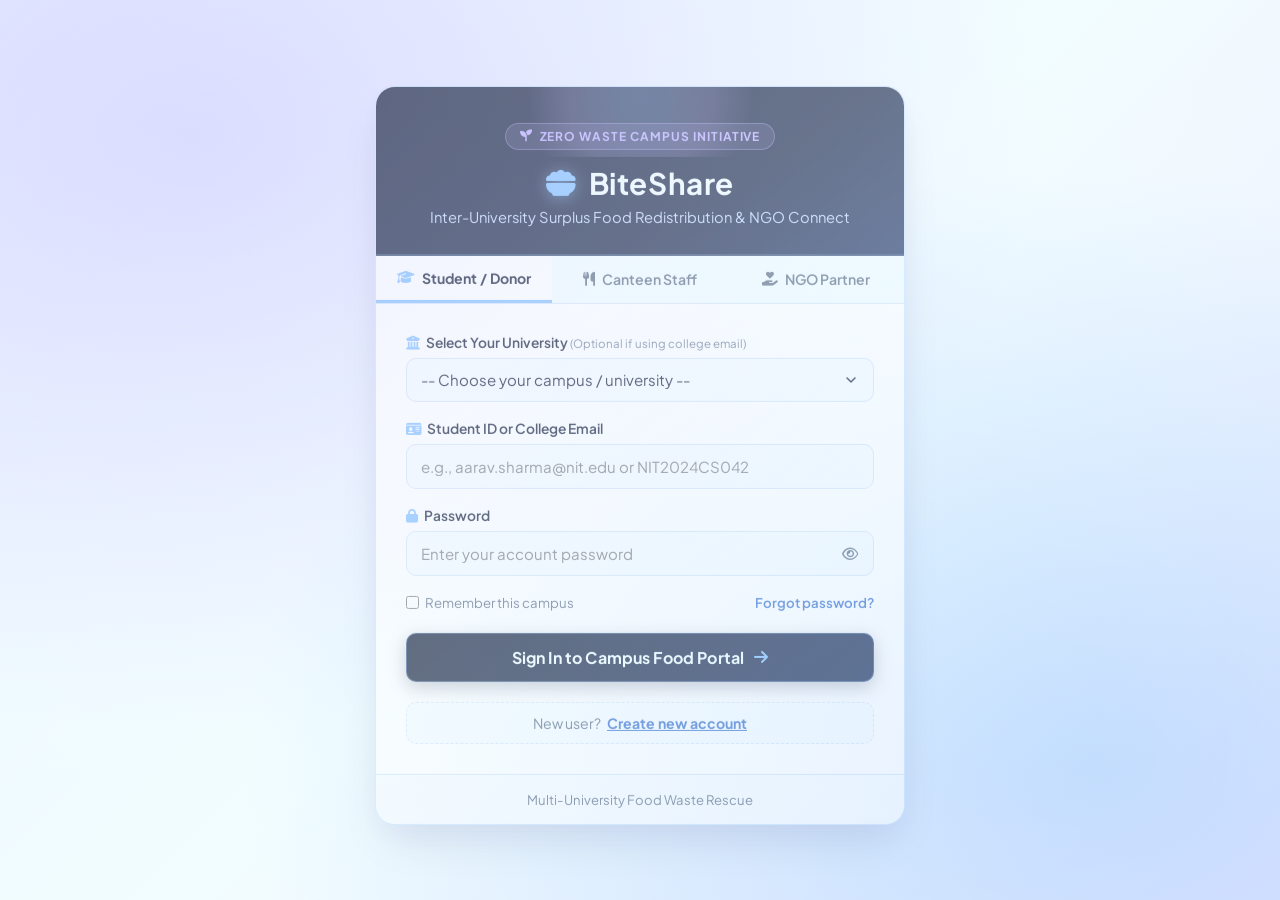
<file: frontend/index.html>
<!DOCTYPE html>
<html lang="en">
<head>
    <meta charset="UTF-8">
    <meta http-equiv="refresh" content="0; url=login.html">
    <title>Redirecting to BiteShare Login...</title>
</head>
<body>
    <p>Redirecting to <a href="login.html">BiteShare Login</a>...</p>
</body>
</html>
</file>
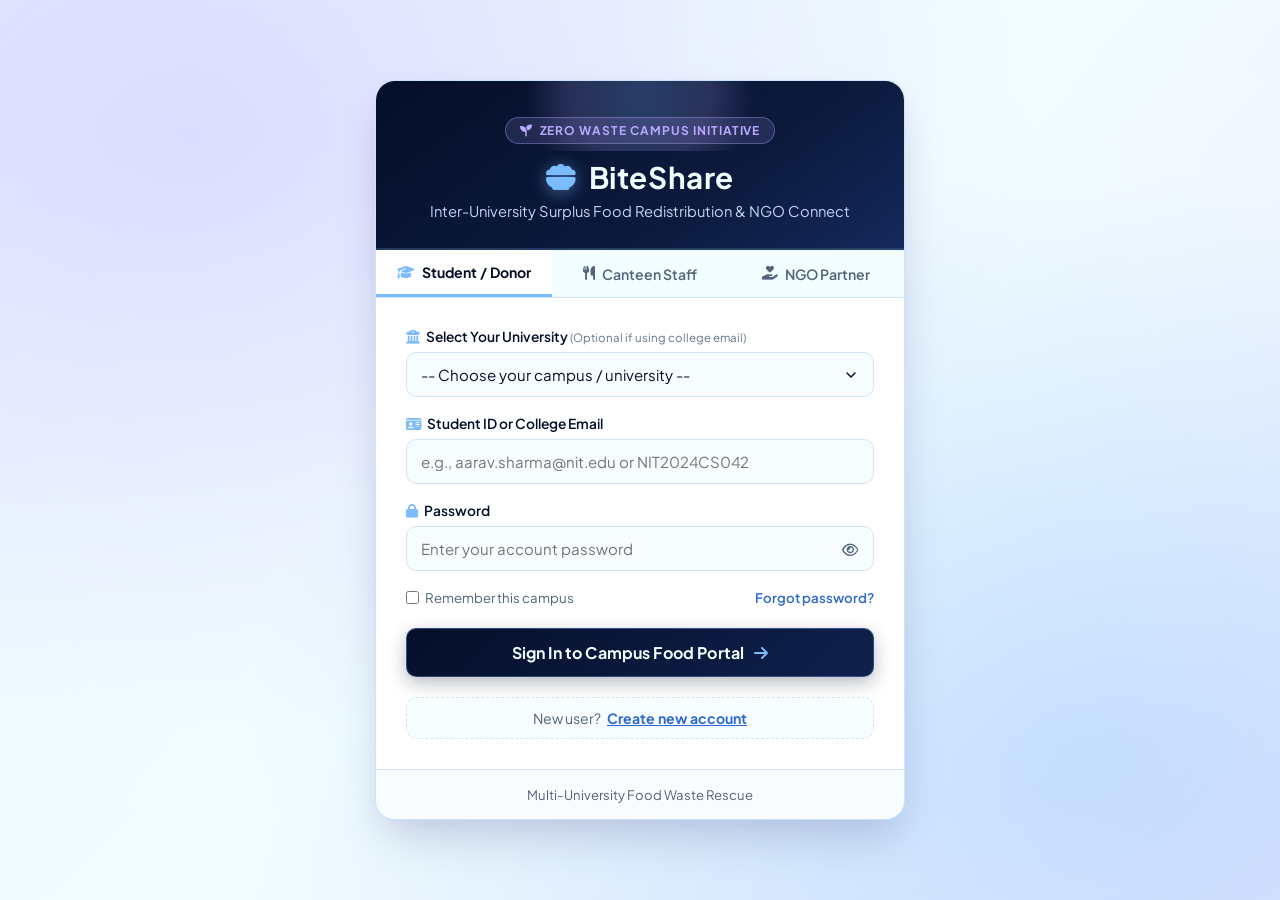
<file: frontend/canteen-dashboard.html>
<!DOCTYPE html>
<html lang="en">
<head>
    <meta charset="UTF-8">
    <meta name="viewport" content="width=device-width, initial-scale=1.0">
    <title>Campus Canteen & Mess Food Donor Portal | BiteShare</title>
    <link rel="stylesheet" href="css/dashboard.css">
    <link rel="stylesheet" href="https://cdnjs.cloudflare.com/ajax/libs/font-awesome/6.4.0/css/all.min.css">
</head>
<body>

    <!-- Navigation Header -->
    <header class="navbar">
        <div class="nav-container">
            <a href="canteen-dashboard.html" class="nav-brand">
                <i class="fa-solid fa-utensils"></i>
                <span>BiteShare <small style="font-size:0.75rem; color:#7BBBFF; font-weight:normal;">| Canteen &amp; Mess Staff</small></span>
            </a>

            <div class="nav-user-panel">
                <div class="user-badge">
                    <div class="user-avatar" id="avatarInitial">C</div>
                    <div class="user-details">
                        <span class="user-name" id="userNameDisplay">Canteen Incharge</span>
                        <span class="user-univ" id="userUnivDisplay">Campus Name</span>
                    </div>
                </div>

                <button class="btn-logout" onclick="logout()" title="Sign out">
                    <i class="fa-solid fa-arrow-right-from-bracket"></i> Logout
                </button>
            </div>
        </div>
    </header>

    <!-- Main Container -->
    <main class="dashboard-container">
        <!-- Impact Metric Cards -->
        <section class="stats-grid">
            <div class="stat-card">
                <div class="stat-icon green">
                    <i class="fa-solid fa-weight-hanging"></i>
                </div>
                <div class="stat-info">
                    <h3 id="statTotalServings">0 kg</h3>
                    <p>Total Surplus Food Listed</p>
                </div>
            </div>

            <div class="stat-card">
                <div class="stat-icon orange">
                    <i class="fa-solid fa-clock-rotate-left"></i>
                </div>
                <div class="stat-info">
                    <h3 id="statActiveListings">0</h3>
                    <p>Active Batches Waiting</p>
                </div>
            </div>

            <div class="stat-card">
                <div class="stat-icon blue">
                    <i class="fa-solid fa-hand-holding-heart"></i>
                </div>
                <div class="stat-info">
                    <h3 id="statRescuedServings">0 kg</h3>
                    <p>Food Rescued by NGOs</p>
                </div>
            </div>
        </section>

        <!-- Two Column Layout: Entry Form + Live Listings -->
        <div class="dashboard-layout">
            <!-- Column 1: Canteen Food Entry Form -->
            <section class="form-card">
                <div class="card-header">
                    <h2 class="card-title">
                        <i class="fa-solid fa-plus-circle" style="color: var(--primary);"></i>
                        List Canteen Surplus Food
                    </h2>
                    <p class="card-subtitle">
                        Bulk mess &amp; cafeteria preparation surplus logged directly in kilograms.
                    </p>
                </div>

                <div id="formAlert" style="display:none; padding:10px 14px; border-radius:6px; margin-bottom:14px; font-size:0.85rem;"></div>

                <form id="foodEntryForm" onsubmit="submitCanteenFood(event)">
                    <!-- Food Title -->
                    <div class="form-group">
                        <label for="foodTitle">
                            <i class="fa-solid fa-bowl-rice"></i> Dish Name / Item Details
                        </label>
                        <input 
                            type="text" 
                            id="foodTitle" 
                            class="form-control" 
                            placeholder="e.g., Dinner Surplus Rice, Dal &amp; Mixed Veg Sabzi" 
                            required
                        >
                    </div>

                    <!-- Category & Quantity in Kg -->
                    <div class="form-row">
                        <div class="form-group">
                            <label for="foodCategory">
                                <i class="fa-solid fa-tags"></i> Category
                            </label>
                            <select id="foodCategory" class="form-control" required>
                                <option value="cooked_meal" selected>Cooked Meal</option>
                                <option value="packed_food">Packed / Sealed Food</option>
                                <option value="bakery_snacks">Bakery / Snacks</option>
                                <option value="fruits_vegetables">Fruits / Veggies</option>
                                <option value="beverages">Beverages / Milk</option>
                            </select>
                        </div>

                        <!-- Quantity in Kilograms (Kg) -->
                        <div class="form-group">
                            <label for="quantityServings">
                                <i class="fa-solid fa-weight-hanging"></i> Quantity (in Kilograms / Kg)
                            </label>
                            <input 
                                type="number" 
                                id="quantityServings" 
                                class="form-control" 
                                min="1" 
                                max="5000" 
                                value="15" 
                                placeholder="e.g., 15 kg"
                                required
                            >
                        </div>
                    </div>

                    <!-- Prepared Time & Expiry Time -->
                    <div class="form-row">
                        <div class="form-group">
                            <label for="preparedTime">
                                <i class="fa-regular fa-clock"></i> Prepared At
                            </label>
                            <input 
                                type="datetime-local" 
                                id="preparedTime" 
                                class="form-control" 
                                oninput="onPreparedTimeChange()" 
                                onchange="onPreparedTimeChange()" 
                                required
                            >
                        </div>

                        <div class="form-group">
                            <label for="expiryTime">
                                <i class="fa-solid fa-hourglass-end"></i> Consume Before (Expiry) <small style="font-weight:normal; color:var(--text-muted); font-size:0.75rem;">(Default: +6 hrs)</small>
                            </label>
                            <input 
                                type="datetime-local" 
                                id="expiryTime" 
                                class="form-control" 
                                required
                            >
                            <div class="preset-buttons">
                                <button type="button" class="btn-preset" onclick="setExpiryHours(2)">+2 Hours</button>
                                <button type="button" class="btn-preset" onclick="setExpiryHours(4)">+4 Hours</button>
                                <button type="button" class="btn-preset" onclick="setExpiryHours(6)">+6 Hours (Default)</button>
                            </div>
                        </div>
                    </div>

                    <!-- Hygiene Notes / Description -->
                    <div class="form-group">
                        <label for="description">
                            <i class="fa-solid fa-circle-info"></i> Container &amp; Storage Details
                        </label>
                        <textarea 
                            id="description" 
                            class="form-control" 
                            rows="2" 
                            placeholder="e.g., Packed in insulated food-grade containers, dispatch counter 2"
                        ></textarea>
                    </div>

                    <!-- Submit Button -->
                    <button type="submit" id="btnSubmitListing" class="btn-submit">
                        <i class="fa-solid fa-paper-plane"></i>
                        <span>List Canteen Food &amp; Notify Local NGOs</span>
                    </button>
                </form>
            </section>

            <!-- Column 2: Live Listings Feed -->
            <section class="feed-card">
                <div class="feed-header">
                    <div>
                        <h2 class="card-title">
                            <i class="fa-solid fa-list-check" style="color: var(--primary);"></i>
                            Canteen Food Batches &amp; Status
                        </h2>
                        <p class="card-subtitle">Real-time status updates as nearby NGOs claim and rescue your food</p>
                    </div>

                    <div style="display: flex; gap: 8px; align-items: center;">
                        <button class="history-btn" onclick="openPastListingsModal()" title="View full history archive of all completed past batches">
                            <i class="fa-solid fa-clock-rotate-left"></i> Past Listings History
                        </button>
                        <button class="refresh-btn" onclick="loadMyListings()">
                            <i class="fa-solid fa-arrows-rotate"></i> Refresh
                        </button>
                    </div>
                </div>

                <!-- Filter Tabs for Live Listings vs Past Listings -->
                <div class="filter-tabs-bar">
                    <button type="button" class="filter-tab-btn active" id="tabAll" onclick="setListingFilter('all')">
                        <i class="fa-solid fa-layer-group"></i> All Batches <span class="tab-badge" id="badgeAll">0</span>
                    </button>
                    <button type="button" class="filter-tab-btn" id="tabActive" onclick="setListingFilter('available')">
                        <i class="fa-solid fa-clock"></i> Active &amp; Waiting <span class="tab-badge" id="badgeActive">0</span>
                    </button>
                    <button type="button" class="filter-tab-btn" id="tabClaimed" onclick="setListingFilter('claimed')">
                        <i class="fa-solid fa-truck"></i> Claimed for Pickup <span class="tab-badge" id="badgeClaimed">0</span>
                    </button>
                    <button type="button" class="filter-tab-btn" id="tabPast" onclick="setListingFilter('past')">
                        <i class="fa-solid fa-circle-check" style="color:#16a34a;"></i> Past Listings &amp; Rescues <span class="tab-badge" id="badgePast">0</span>
                    </button>
                </div>

                <!-- Listings Container -->
                <div id="listingsContainer" class="listings-grid">
                    <div class="empty-state">
                        <i class="fa-solid fa-spinner fa-spin"></i>
                        <p>Loading your food listings...</p>
                    </div>
                </div>
            </section>
        </div>
    </main>

    <!-- Modal: Past Listings History Archive -->
    <div id="pastListingsModal" class="dialog-overlay" role="dialog" aria-modal="true" aria-labelledby="pastListingsTitle">
        <div class="dialog-box" style="max-width: 680px;" onclick="event.stopPropagation()">
            <div class="dialog-header" style="background: linear-gradient(145deg, #050F2A 0%, #0E1F4B 100%); color:#F2FDFF; border-radius: 12px 12px 0 0; padding: 18px 24px; border-bottom: 2px solid rgba(123, 187, 255, 0.25);">
                <div style="width: 40px; height: 40px; border-radius: 50%; background: rgba(184, 169, 255, 0.16); display: flex; align-items: center; justify-content: center; font-size: 1.2rem; color: #7BBBFF;">
                    <i class="fa-solid fa-clock-rotate-left"></i>
                </div>
                <div style="flex:1;">
                    <h3 id="pastListingsTitle" style="color:#F2FDFF; margin:0; font-family:'Clash Display', 'Plus Jakarta Sans', sans-serif; font-size:1.2rem;">Past Canteen Listings &amp; Rescue Archive</h3>
                    <p style="color:#BED6FB; margin:3px 0 0; font-size:0.8rem;">Historical record of all food batches successfully rescued by NGO partners.</p>
                </div>
                <button type="button" onclick="closePastListingsModal()" style="background:none; border:none; color:#F2FDFF; font-size:1.3rem; cursor:pointer;">&times;</button>
            </div>

            <!-- Archive Metrics Bar -->
            <div style="display:flex; justify-content:space-around; background:#F8FCFF; border-bottom:1px solid #D3E4F8; padding:12px 20px; text-align:center;">
                <div>
                    <div style="font-size:1.2rem; font-weight:700; color:#050F2A;" id="archiveTotalPast">0</div>
                    <div style="font-size:0.75rem; color:#64748B; text-transform:uppercase;">Past Batches</div>
                </div>
                <div style="border-left:1px solid #D3E4F8;"></div>
                <div>
                    <div style="font-size:1.2rem; font-weight:700; color:#059669;" id="archiveTotalKg">0 kg</div>
                    <div style="font-size:0.75rem; color:#64748B; text-transform:uppercase;">Food Rescued</div>
                </div>
                <div style="border-left:1px solid #D3E4F8;"></div>
                <div>
                    <div style="font-size:1.2rem; font-weight:700; color:#D97706;" id="archiveTotalCO2">0 kg</div>
                    <div style="font-size:0.75rem; color:#64748B; text-transform:uppercase;">CO₂ Averted</div>
                </div>
            </div>

            <!-- Archive Search Filter -->
            <div style="padding:14px 20px 0;">
                <div style="position:relative;">
                    <i class="fa-solid fa-magnifying-glass" style="position:absolute; left:12px; top:12px; color:#64748B; font-size:0.85rem;"></i>
                    <input 
                        type="text" 
                        id="archiveSearchInput" 
                        class="form-control" 
                        style="padding-left:34px; font-size:0.85rem;" 
                        placeholder="Search past listings by dish name, NGO, or location..."
                        oninput="filterArchiveListings()"
                    >
                </div>
            </div>

            <div class="dialog-body" style="max-height: 380px; overflow-y: auto; padding: 14px 20px 20px;">
                <div id="archiveListingsContainer" style="display:flex; flex-direction:column; gap:12px;">
                    <!-- Populated dynamically via JS -->
                </div>
            </div>

            <div class="dialog-actions" style="padding: 12px 20px; background: #F8FCFF; border-top: 1px solid #D3E4F8;">
                <button type="button" class="dialog-btn dialog-btn-cancel" onclick="closePastListingsModal()">
                    Close Archive
                </button>
            </div>
        </div>
    </div>

    <!-- Custom Confirmation Modal Dialog Box for Cancelling Food Listings -->
    <div id="cancelConfirmModal" class="dialog-overlay" role="dialog" aria-modal="true" aria-labelledby="dialogTitle">
        <div class="dialog-box" onclick="event.stopPropagation()">
            <div class="dialog-header">
                <div class="dialog-icon-wrap">
                    <i class="fa-solid fa-triangle-exclamation"></i>
                </div>
                <div class="dialog-title-wrap">
                    <h3 id="dialogTitle">Cancel Canteen Batch?</h3>
                    <p id="dialogSub">Are you sure you want to cancel this canteen batch listing? It will be removed from the available pool and nearby NGOs will no longer see it for pickup.</p>
                </div>
            </div>

            <div class="dialog-body">
                <div class="dialog-item-preview" id="dialogItemPreview">
                    <div class="dialog-item-title" id="dialogItemTitle">Food Item</div>
                    <div class="dialog-item-sub">
                        <span id="dialogItemQuantity"><i class="fa-solid fa-weight-hanging"></i> 25 kg</span>
                        <span id="dialogItemLocation"><i class="fa-solid fa-location-dot"></i> Campus</span>
                    </div>
                </div>
                <div id="dialogErrorMsg" style="display:none; margin-top:12px; padding:10px 14px; background:#FEE2E2; color:#991B1B; border:1px solid #FECACA; border-radius:6px; font-size:0.85rem;"></div>
            </div>

            <div class="dialog-actions">
                <button type="button" class="dialog-btn dialog-btn-cancel" onclick="closeCancelDialog()">
                    Keep Listing
                </button>
                <button type="button" id="dialogConfirmBtn" class="dialog-btn dialog-btn-danger" onclick="executeCancelListing()">
                    <i class="fa-solid fa-trash-can"></i>
                    <span>Yes, Cancel Listing</span>
                </button>
            </div>
        </div>
    </div>

    <script src="js/canteen-dashboard.js"></script>
</body>
</html>
</file>
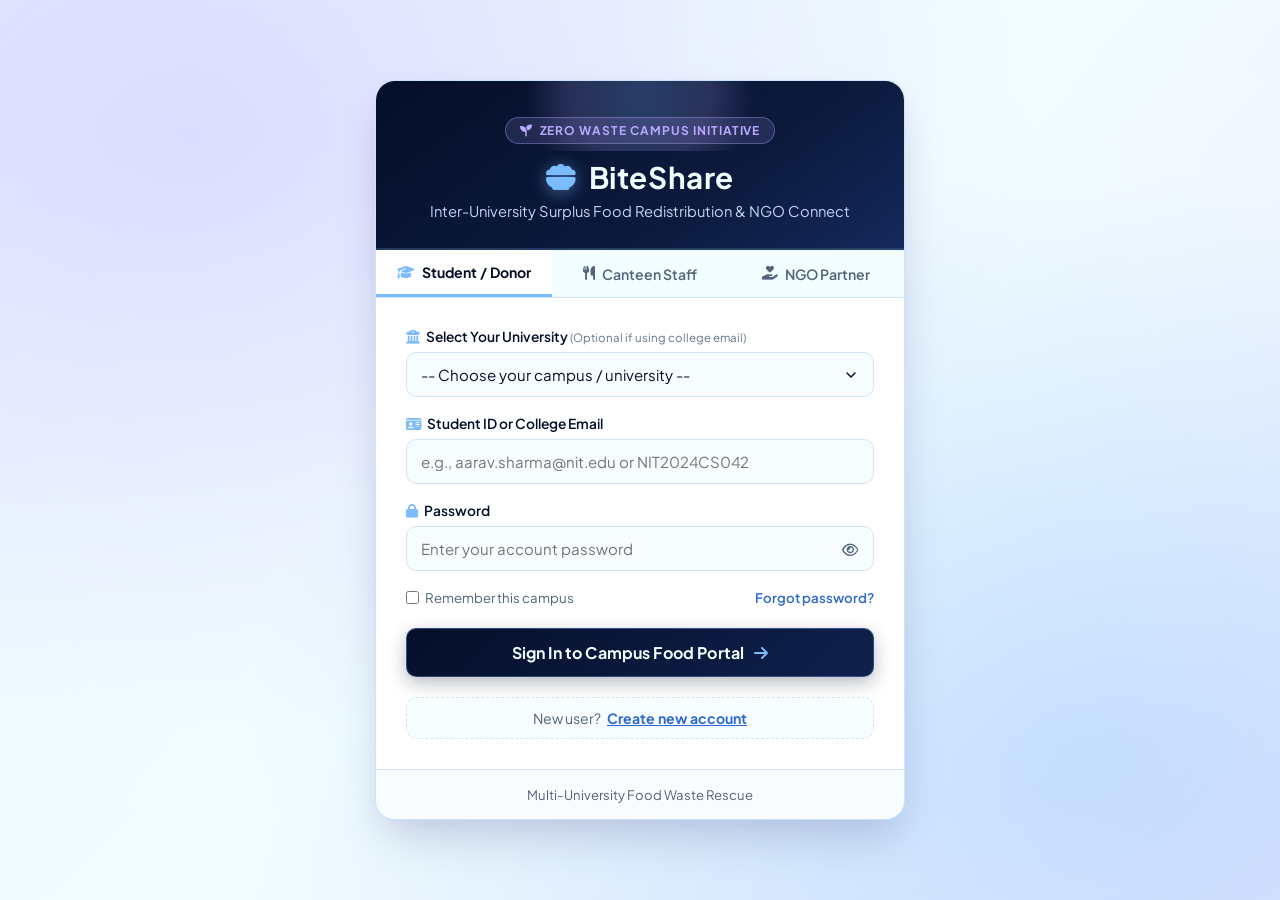
<file: frontend/login.html>
<!DOCTYPE html>
<html lang="en">
<head>
    <meta charset="UTF-8">
    <meta name="viewport" content="width=device-width, initial-scale=1.0">
    <title>BiteShare | Campus Food Redistribution & Login</title>
    <link rel="stylesheet" href="css/style.css">
    <link rel="stylesheet" href="https://cdnjs.cloudflare.com/ajax/libs/font-awesome/6.4.0/css/all.min.css">
</head>
<body>

    <div class="login-wrapper">
        <!-- Brand Header -->
        <header class="brand-header">
            <div class="brand-badge">
                <i class="fa-solid fa-seedling"></i> Zero Waste Campus Initiative
            </div>
            <h1>
                <i class="fa-solid fa-bowl-food"></i> BiteShare
            </h1>
            <p>Inter-University Surplus Food Redistribution & NGO Connect</p>
        </header>

        <!-- Role Selector Tabs -->
        <nav class="role-tabs" aria-label="Portal Role">
            <button type="button" class="role-tab active" id="tabStudent" onclick="switchRole('student')">
                <i class="fa-solid fa-graduation-cap"></i> Student / Donor
            </button>
            <button type="button" class="role-tab" id="tabStaff" onclick="switchRole('canteen_staff')">
                <i class="fa-solid fa-utensils"></i> Canteen Staff
            </button>
            <button type="button" class="role-tab" id="tabNgo" onclick="switchRole('ngo')">
                <i class="fa-solid fa-hand-holding-heart"></i> NGO Partner
            </button>
        </nav>

        <!-- Form Body -->
        <main class="login-body">
            <!-- Alert message banner -->
            <div id="alertBox" class="alert-box" role="alert"></div>

            <!-- ========================================================= -->
            <!-- 1. SIGN IN FORM                                           -->
            <!-- ========================================================= -->
            <form id="loginForm" onsubmit="handleLogin(event)">
                <!-- University Selection (Required for Students and Canteen Staff) -->
                <div class="form-group" id="universityGroup">
                    <label for="universitySelect">
                        <i class="fa-solid fa-building-columns"></i> Select Your University <small style="font-weight:normal; color:#64748b;">(Optional if using college email)</small>
                    </label>
                    <select id="universitySelect" class="form-control">
                        <option value="" selected>-- Auto-detect campus from email / ID --</option>
                        <!-- Dynamically populated from PostgreSQL / API -->
                    </select>
                </div>

                <!-- User ID or Email -->
                <div class="form-group">
                    <label for="identifierInput" id="identifierLabel">
                        <i class="fa-solid fa-id-card"></i> Student ID or College Email
                    </label>
                    <input 
                        type="text" 
                        id="identifierInput" 
                        class="form-control" 
                        placeholder="e.g., aarav.sharma@nit.edu or NIT2024CS042" 
                        required 
                        autocomplete="username"
                    >
                </div>

                <!-- Password -->
                <div class="form-group">
                    <label for="passwordInput">
                        <i class="fa-solid fa-lock"></i> Password
                    </label>
                    <div class="password-input-group">
                        <input 
                            type="password" 
                            id="passwordInput" 
                            class="form-control" 
                            placeholder="Enter your account password" 
                            required 
                            autocomplete="current-password"
                        >
                        <button 
                            type="button" 
                            class="password-toggle-btn" 
                            onclick="togglePasswordVisibility('passwordInput', 'eyeIconLogin')" 
                            aria-label="Toggle password visibility"
                        >
                            <i class="fa-regular fa-eye" id="eyeIconLogin"></i>
                        </button>
                    </div>
                </div>

                <!-- Form Helpers -->
                <div class="form-helper">
                    <label class="remember-me">
                        <input type="checkbox" id="rememberMe"> Remember this campus
                    </label>
                    <a href="#" class="forgot-link" onclick="alert('Please contact your campus administrator or NGO coordinator to reset your password.')">Forgot password?</a>
                </div>

                <!-- Submit Button -->
                <button type="submit" id="submitBtn" class="btn-primary">
                    <span id="btnText">Sign In to Campus Food Portal</span>
                    <i class="fa-solid fa-arrow-right"></i>
                </button>

                <p class="switch-mode-prompt">
                    New user? <a href="javascript:void(0)" onclick="setAuthMode('register')">Create new account</a>
                </p>
            </form>

            <!-- ========================================================= -->
            <!-- 2. NEW USER REGISTRATION FORM                             -->
            <!-- ========================================================= -->
            <form id="registerForm" onsubmit="handleRegister(event)" style="display: none;">
                <!-- University Selection (Shown for Students and Canteen Staff) -->
                <div class="form-group" id="regUniversityGroup">
                    <label for="regUniversitySelect">
                        <i class="fa-solid fa-building-columns"></i> Select Your Campus / University <span style="color:#e53e3e">*</span>
                    </label>
                    <select id="regUniversitySelect" class="form-control" required>
                        <option value="" disabled selected>-- Choose your university --</option>
                    </select>
                </div>

                <!-- Student & Canteen Fields -->
                <div id="regCampusFields">
                    <div class="form-row-2">
                        <div class="form-group">
                            <label for="regFullName">
                                <i class="fa-solid fa-user"></i> Full Name <span style="color:#e53e3e">*</span>
                            </label>
                            <input type="text" id="regFullName" class="form-control" placeholder="e.g. Aditi Sharma" required>
                        </div>
                        <div class="form-group">
                            <label for="regPhone">
                                <i class="fa-solid fa-phone"></i> Phone Number <span style="color:#e53e3e">*</span>
                            </label>
                            <input type="tel" id="regPhone" class="form-control" placeholder="+91 98765 43210" required>
                        </div>
                    </div>

                    <div class="form-row-2">
                        <div class="form-group">
                            <label for="regEmail">
                                <i class="fa-solid fa-envelope"></i> Official / College Email <span style="color:#e53e3e">*</span>
                            </label>
                            <input type="email" id="regEmail" class="form-control" placeholder="aditi.s@nit.edu" required>
                        </div>
                        <div class="form-group">
                            <label for="regCampusId" id="regCampusIdLabel">
                                <i class="fa-solid fa-id-card"></i> Student Roll No / ID
                            </label>
                            <input type="text" id="regCampusId" class="form-control" placeholder="NIT2025CS110">
                        </div>
                    </div>
                </div>

                <!-- NGO Specific Fields -->
                <div id="regNgoFields" style="display: none;">
                    <div class="form-row-2">
                        <div class="form-group">
                            <label for="regNgoName">
                                <i class="fa-solid fa-hand-holding-heart"></i> NGO / Trust Name <span style="color:#e53e3e">*</span>
                            </label>
                            <input type="text" id="regNgoName" class="form-control" placeholder="e.g. Akshaya Food Relief">
                        </div>
                        <div class="form-group">
                            <label for="regNgoRegNo">
                                <i class="fa-solid fa-certificate"></i> Darpan / Govt Reg. No. <span style="color:#e53e3e">*</span>
                            </label>
                            <input type="text" id="regNgoRegNo" class="form-control" placeholder="NGO-KA-2024-8890">
                        </div>
                    </div>

                    <div class="form-row-2">
                        <div class="form-group">
                            <label for="regNgoContact">
                                <i class="fa-solid fa-user-tie"></i> Contact Person / Lead <span style="color:#e53e3e">*</span>
                            </label>
                            <input type="text" id="regNgoContact" class="form-control" placeholder="e.g. Rajesh Kumar">
                        </div>
                        <div class="form-group">
                            <label for="regNgoPhone">
                                <i class="fa-solid fa-phone"></i> NGO Helpline Phone <span style="color:#e53e3e">*</span>
                            </label>
                            <input type="tel" id="regNgoPhone" class="form-control" placeholder="+91 98888 12345">
                        </div>
                    </div>

                    <div class="form-row-2">
                        <div class="form-group">
                            <label for="regNgoEmail">
                                <i class="fa-solid fa-envelope"></i> Official NGO Email <span style="color:#e53e3e">*</span>
                            </label>
                            <input type="email" id="regNgoEmail" class="form-control" placeholder="contact@akshayarelief.org">
                        </div>
                        <div class="form-group">
                            <label for="regNgoCity">
                                <i class="fa-solid fa-city"></i> Operating City (Active Zone)
                            </label>
                            <input type="text" id="regNgoCity" class="form-control" value="Ahmedabad" readonly style="background:#EAF3FF; color:#050F2A; font-weight:600;">
                        </div>
                    </div>

                    <div class="form-row-2">
                        <div class="form-group">
                            <label for="regNgoState">
                                <i class="fa-solid fa-map"></i> State <span style="color:#e53e3e">*</span>
                            </label>
                            <input type="text" id="regNgoState" class="form-control" placeholder="Karnataka" value="Karnataka">
                        </div>
                        <div class="form-group">
                            <label for="regNgoPincode">
                                <i class="fa-solid fa-location-dot"></i> Pincode <span style="color:#e53e3e">*</span>
                            </label>
                            <input type="text" id="regNgoPincode" class="form-control" placeholder="380054" value="380054">
                        </div>
                    </div>

                    <div class="form-group">
                        <label for="regNgoAddress">
                            <i class="fa-solid fa-location-crosshairs"></i> Center / Pickup Dispatch Address
                        </label>
                        <input type="text" id="regNgoAddress" class="form-control" placeholder="SG Highway Distribution Hub, Bodakdev">
                    </div>
                </div>

                <!-- Passwords (Common for All Roles in Registration) -->
                <div class="form-row-2">
                    <div class="form-group">
                        <label for="regPassword">
                            <i class="fa-solid fa-lock"></i> Set Password <span style="color:#e53e3e">*</span>
                        </label>
                        <div class="password-input-group">
                            <input type="password" id="regPassword" class="form-control" placeholder="Min. 6 chars" required minlength="4">
                            <button type="button" class="password-toggle-btn" onclick="togglePasswordVisibility('regPassword', 'eyeIconReg1')">
                                <i class="fa-regular fa-eye" id="eyeIconReg1"></i>
                            </button>
                        </div>
                    </div>
                    <div class="form-group">
                        <label for="regConfirmPassword">
                            <i class="fa-solid fa-shield-halved"></i> Confirm Password <span style="color:#e53e3e">*</span>
                        </label>
                        <div class="password-input-group">
                            <input type="password" id="regConfirmPassword" class="form-control" placeholder="Re-enter password" required minlength="4">
                            <button type="button" class="password-toggle-btn" onclick="togglePasswordVisibility('regConfirmPassword', 'eyeIconReg2')">
                                <i class="fa-regular fa-eye" id="eyeIconReg2"></i>
                            </button>
                        </div>
                    </div>
                </div>

                <!-- Submit Button for Registration -->
                <button type="submit" id="regSubmitBtn" class="btn-primary">
                    <span id="regBtnText">Create Student Account & Enter Portal</span>
                    <i class="fa-solid fa-user-check"></i>
                </button>

                <p class="switch-mode-prompt">
                    Already have an account? <a href="javascript:void(0)" onclick="setAuthMode('login')">Sign in here</a>
                </p>
            </form>
        </main>

        <!-- Footer -->
        <footer class="brand-footer">
            Multi-University Food Waste Rescue
        </footer>
    </div>

    <script src="js/login.js"></script>
</body>
</html>
</file>
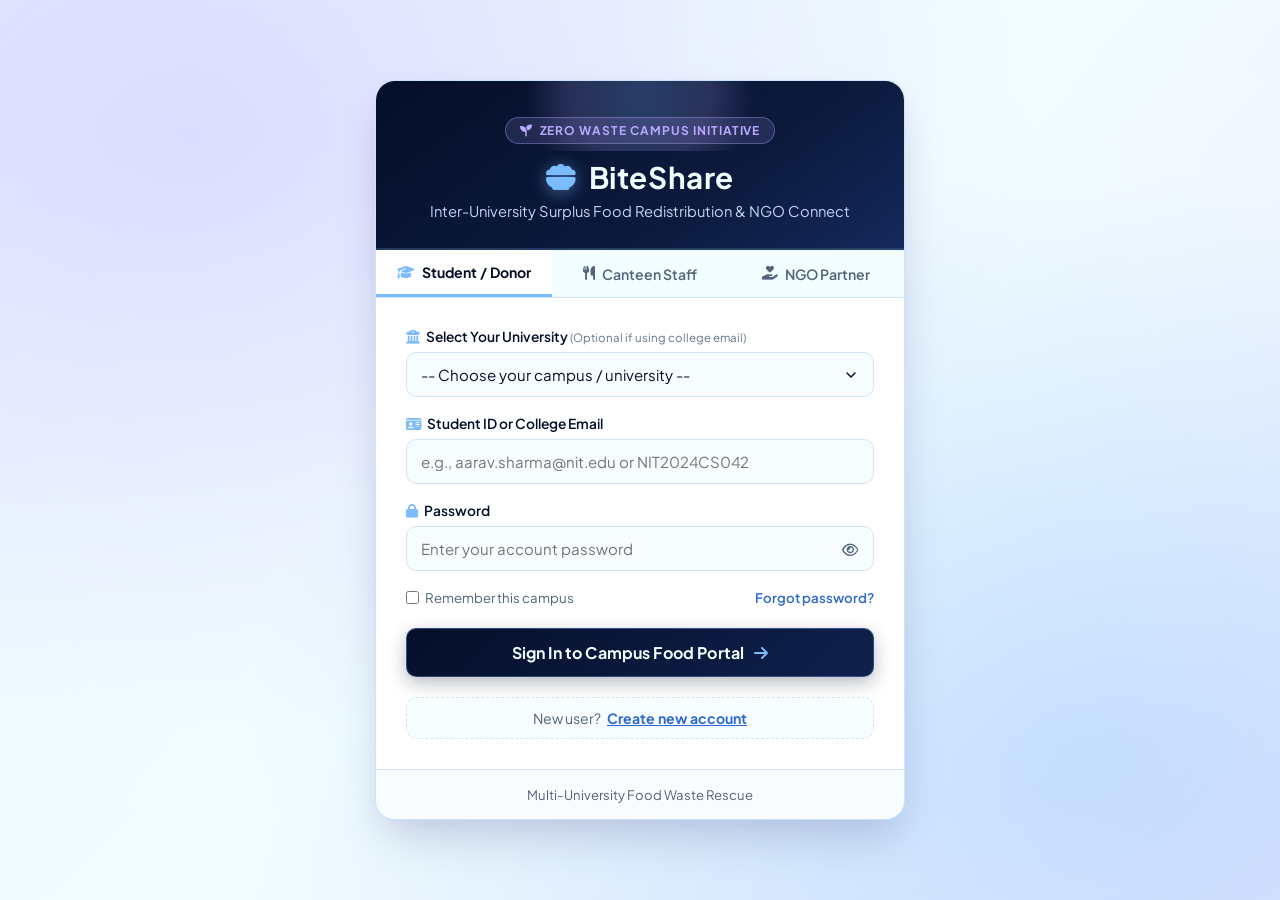
<file: frontend/student-dashboard.html>
<!DOCTYPE html>
<html lang="en">
<head>
    <meta charset="UTF-8">
    <meta name="viewport" content="width=device-width, initial-scale=1.0">
    <title>Student Food Donor Portal | BiteShare</title>
    <link rel="stylesheet" href="css/dashboard.css">
    <link rel="stylesheet" href="https://cdnjs.cloudflare.com/ajax/libs/font-awesome/6.4.0/css/all.min.css">
</head>
<body>

    <!-- Navigation Header -->
    <header class="navbar">
        <div class="nav-container">
            <a href="student-dashboard.html" class="nav-brand">
                <i class="fa-solid fa-bowl-food"></i>
                <span>BiteShare <small style="font-size:0.75rem; color:#7BBBFF; font-weight:normal;">| Campus Donor</small></span>
            </a>

            <div class="nav-user-panel">
                <div class="user-badge">
                    <div class="user-avatar" id="avatarInitial">S</div>
                    <div class="user-details">
                        <span class="user-name" id="userNameDisplay">Student Donor</span>
                        <span class="user-univ" id="userUnivDisplay">Campus Name</span>
                    </div>
                </div>

                <button class="btn-logout" onclick="logout()" title="Sign out">
                    <i class="fa-solid fa-arrow-right-from-bracket"></i> Logout
                </button>
            </div>
        </div>
    </header>

    <!-- Main Container -->
    <main class="dashboard-container">
        <!-- Impact Metric Cards -->
        <section class="stats-grid">
            <div class="stat-card">
                <div class="stat-icon green">
                    <i class="fa-solid fa-utensils"></i>
                </div>
                <div class="stat-info">
                    <h3 id="statTotalServings">0</h3>
                    <p>Total Servings Donated</p>
                </div>
            </div>

            <div class="stat-card">
                <div class="stat-icon orange">
                    <i class="fa-solid fa-clock-rotate-left"></i>
                </div>
                <div class="stat-info">
                    <h3 id="statActiveListings">0</h3>
                    <p>Active Listings Waiting</p>
                </div>
            </div>

            <div class="stat-card">
                <div class="stat-icon blue">
                    <i class="fa-solid fa-hand-holding-heart"></i>
                </div>
                <div class="stat-info">
                    <h3 id="statRescuedServings">0</h3>
                    <p>Meals Rescued by NGOs</p>
                </div>
            </div>
        </section>

        <!-- Two Column Layout: Entry Form + Live Listings -->
        <div class="dashboard-layout">
            <!-- Column 1: Food Entry Form -->
            <section class="form-card">
                <div class="card-header">
                    <h2 class="card-title">
                        <i class="fa-solid fa-plus-circle" style="color: var(--primary);"></i>
                        List Leftover Food
                    </h2>
                    <p class="card-subtitle">
                        Every portion counts. Post leftover tiffin or mess meals before they spoil.
                    </p>
                </div>

                <div id="formAlert" style="display:none; padding:10px 14px; border-radius:6px; margin-bottom:14px; font-size:0.85rem;"></div>

                <form id="foodEntryForm" onsubmit="submitFoodListing(event)">
                    <!-- Food Title -->
                    <div class="form-group">
                        <label for="foodTitle">
                            <i class="fa-solid fa-bowl-rice"></i> Dish Name / Title
                        </label>
                        <input 
                            type="text" 
                            id="foodTitle" 
                            class="form-control" 
                            placeholder="e.g., Veg Fried Rice with Paneer Curry" 
                            required
                        >
                    </div>

                    <!-- Category & Servings -->
                    <div class="form-row">
                        <div class="form-group">
                            <label for="foodCategory">
                                <i class="fa-solid fa-tags"></i> Category
                            </label>
                            <select id="foodCategory" class="form-control" required>
                                <option value="cooked_meal" selected>Cooked Meal</option>
                                <option value="packed_food">Packed / Sealed Food</option>
                                <option value="bakery_snacks">Bakery / Snacks</option>
                                <option value="fruits_vegetables">Fruits / Veggies</option>
                                <option value="beverages">Beverages / Milk</option>
                            </select>
                        </div>

                        <div class="form-group">
                            <label for="quantityServings" id="quantityLabel">
                                <i class="fa-solid fa-users"></i> Quantity (Servings / People)
                            </label>
                            <input 
                                type="number" 
                                id="quantityServings" 
                                class="form-control" 
                                min="1" 
                                max="1000" 
                                value="4" 
                                placeholder="e.g., 4 people"
                                required
                            >
                        </div>
                    </div>

                    <!-- Prepared Time & Expiry Time -->
                    <div class="form-row">
                        <div class="form-group">
                            <label for="preparedTime">
                                <i class="fa-regular fa-clock"></i> Prepared At
                            </label>
                            <input 
                                type="datetime-local" 
                                id="preparedTime" 
                                class="form-control" 
                                oninput="onPreparedTimeChange()" 
                                onchange="onPreparedTimeChange()" 
                                required
                            >
                        </div>

                        <div class="form-group">
                            <label for="expiryTime">
                                <i class="fa-solid fa-hourglass-end"></i> Consume Before (Expiry) <small style="font-weight:normal; color:var(--text-muted); font-size:0.75rem;">(Default: +6 hrs)</small>
                            </label>
                            <input 
                                type="datetime-local" 
                                id="expiryTime" 
                                class="form-control" 
                                required
                            >
                            <div class="preset-buttons">
                                <button type="button" class="btn-preset" onclick="setExpiryHours(2)">+2 Hours</button>
                                <button type="button" class="btn-preset" onclick="setExpiryHours(4)">+4 Hours</button>
                                <button type="button" class="btn-preset" onclick="setExpiryHours(6)">+6 Hours (Default)</button>
                            </div>
                        </div>
                    </div>

                    <!-- Hygiene Notes / Description -->
                    <div class="form-group">
                        <label for="description">
                            <i class="fa-solid fa-circle-info"></i> Packaging & Hygiene Notes
                        </label>
                        <textarea 
                            id="description" 
                            class="form-control" 
                            rows="2" 
                            placeholder="e.g., Packed in sterile steel boxes, kept covered, pure vegetarian"
                        ></textarea>
                    </div>

                    <!-- Submit Button -->
                    <button type="submit" id="btnSubmitListing" class="btn-submit">
                        <i class="fa-solid fa-paper-plane"></i>
                        <span>List Food & Notify Local NGOs</span>
                    </button>
                </form>
            </section>

            <!-- Column 2: Live Listings Feed -->
            <section class="feed-card">
                <div class="feed-header">
                    <div>
                        <h2 class="card-title">
                            <i class="fa-solid fa-list-check" style="color: var(--primary);"></i>
                            Your Food Listings &amp; Status
                        </h2>
                        <p class="card-subtitle">Real-time status updates as nearby NGOs claim your food</p>
                    </div>

                    <button class="refresh-btn" onclick="loadMyListings()">
                        <i class="fa-solid fa-arrows-rotate"></i> Refresh
                    </button>
                </div>

                <!-- Listings Container -->
                <div id="listingsContainer" class="listings-grid">
                    <!-- Populated dynamically via student-dashboard.js -->
                    <div class="empty-state">
                        <i class="fa-solid fa-spinner fa-spin"></i>
                        <p>Loading your food listings...</p>
                    </div>
                </div>
            </section>
        </div>
    </main>

    <!-- Custom Confirmation Modal Dialog Box for Cancelling Food Listings -->
    <div id="cancelConfirmModal" class="dialog-overlay" role="dialog" aria-modal="true" aria-labelledby="dialogTitle">
        <div class="dialog-box" onclick="event.stopPropagation()">
            <div class="dialog-header">
                <div class="dialog-icon-wrap">
                    <i class="fa-solid fa-triangle-exclamation"></i>
                </div>
                <div class="dialog-title-wrap">
                    <h3 id="dialogTitle">Cancel Food Listing?</h3>
                    <p id="dialogSub">Are you sure you want to cancel this food listing? It will be removed from the available pool and nearby NGOs will no longer be able to rescue it.</p>
                </div>
            </div>

            <div class="dialog-body">
                <div class="dialog-item-preview" id="dialogItemPreview">
                    <div class="dialog-item-title" id="dialogItemTitle">Food Item</div>
                    <div class="dialog-item-sub">
                        <span id="dialogItemQuantity"><i class="fa-solid fa-users"></i> 4 servings</span>
                        <span id="dialogItemLocation"><i class="fa-solid fa-location-dot"></i> Campus</span>
                    </div>
                </div>
                <div id="dialogErrorMsg" style="display:none; margin-top:12px; padding:10px 14px; background:#FEE2E2; color:#991B1B; border:1px solid #FECACA; border-radius:6px; font-size:0.85rem;"></div>
            </div>

            <div class="dialog-actions">
                <button type="button" class="dialog-btn dialog-btn-cancel" onclick="closeCancelDialog()">
                    Keep Listing
                </button>
                <button type="button" id="dialogConfirmBtn" class="dialog-btn dialog-btn-danger" onclick="executeCancelListing()">
                    <i class="fa-solid fa-trash-can"></i>
                    <span>Yes, Cancel Listing</span>
                </button>
            </div>
        </div>
    </div>

    <script src="js/student-dashboard.js"></script>
</body>
</html>
</file>
<file: frontend/css/dashboard.css>
@import url('https://api.fontshare.com/v2/css?f[]=clash-display@500,600,700&display=swap');
@import url('https://fonts.googleapis.com/css2?family=Plus+Jakarta+Sans:wght@400;500;600;700&display=swap');

:root {
    /* CLASH DISPLAY PALETTE */
    --primary: #050F2A;          /* Deep Midnight Navy */
    --primary-dark: #020714;     /* Obsidian Dark */
    --accent-sky: #7BBBFF;       /* Electric Sky Azure */
    --accent-iris: #B8A9FF;      /* Iris Lavender */
    --bg-page: #F2FDFF;          /* Icy Pure Canvas */
    --card-bg: #FFFFFF;          /* Pure White */
    --text-primary: #050F2A;     /* Crisp High-Contrast Midnight */
    --text-secondary: #475569;   /* Slate Gray */
    --text-muted: #64748B;       /* Muted Slate */
    --border: #D3E4F8;          /* Soft Sky Border */
    --primary-light: #EBF5FF;    /* Sky Tint */
    --primary-border: #BCD9F9;
    --radius-lg: 18px;
    --radius-md: 10px;
    --radius-sm: 6px;
    --shadow-sm: 0 2px 5px rgba(5, 15, 42, 0.05);
    --shadow-md: 0 6px 16px -2px rgba(5, 15, 42, 0.08), 0 2px 6px -1px rgba(123, 187, 255, 0.08);
}

html, body {
    width: 100%;
    overflow-x: hidden;
}

* {
    box-sizing: border-box;
    margin: 0;
    padding: 0;
    font-family: 'Plus Jakarta Sans', system-ui, -apple-system, sans-serif;
}

body {
    background-color: var(--bg-page);
    background-image: 
        radial-gradient(at 10% 10%, rgba(184, 169, 255, 0.15) 0px, transparent 50%),
        radial-gradient(at 90% 90%, rgba(123, 187, 255, 0.18) 0px, transparent 50%);
    color: var(--text-primary);
    min-height: 100vh;
}

/* ==========================================================================
   Navbar: Midnight Navy with Clash Display Brand & Iris User Badge
   ========================================================================== */
.navbar {
    background: linear-gradient(145deg, #050F2A 0%, #0C1A3D 65%, #14295C 100%);
    border-bottom: 2px solid rgba(123, 187, 255, 0.25);
    position: sticky;
    top: 0;
    z-index: 50;
    padding: 12px 24px;
    box-shadow: 0 4px 20px rgba(5, 15, 42, 0.25);
}

.nav-container {
    max-width: 1280px;
    margin: 0 auto;
    display: flex;
    justify-content: space-between;
    align-items: center;
}

.nav-brand {
    display: flex;
    align-items: center;
    gap: 10px;
    text-decoration: none;
    color: #F2FDFF;
    font-family: 'Clash Display', 'Plus Jakarta Sans', sans-serif;
    font-weight: 700;
    font-size: 1.35rem;
    letter-spacing: 0.02em;
}

.nav-brand i {
    color: var(--accent-sky);
    font-size: 1.45rem;
    filter: drop-shadow(0 2px 6px rgba(123, 187, 255, 0.45));
}

.nav-user-panel {
    display: flex;
    align-items: center;
    gap: 14px;
}

.user-badge {
    display: flex;
    align-items: center;
    gap: 10px;
    background: rgba(184, 169, 255, 0.12);
    padding: 6px 14px;
    border-radius: 999px;
    border: 1px solid rgba(184, 169, 255, 0.28);
    backdrop-filter: blur(6px);
}

.user-avatar {
    width: 32px;
    height: 32px;
    border-radius: 50%;
    background: linear-gradient(135deg, #7BBBFF 0%, #B8A9FF 100%);
    color: #050F2A;
    display: flex;
    align-items: center;
    justify-content: center;
    font-weight: 700;
    font-size: 0.85rem;
    box-shadow: 0 2px 6px rgba(123, 187, 255, 0.35);
}

.user-details {
    display: flex;
    flex-direction: column;
}

.user-name {
    font-size: 0.85rem;
    font-weight: 600;
    color: #F2FDFF;
}

.user-univ {
    font-size: 0.72rem;
    color: #BED6FB;
}

.btn-logout {
    background: rgba(242, 253, 255, 0.1);
    border: 1px solid rgba(123, 187, 255, 0.3);
    color: #F2FDFF;
    padding: 7px 14px;
    border-radius: var(--radius-sm);
    font-size: 0.82rem;
    cursor: pointer;
    display: flex;
    align-items: center;
    gap: 6px;
    font-weight: 600;
    transition: all 0.2s;
}

.btn-logout:hover {
    background: #F2FDFF;
    color: #050F2A;
    box-shadow: 0 2px 10px rgba(123, 187, 255, 0.25);
}

/* Main Container */
.dashboard-container {
    max-width: 1280px;
    margin: 24px auto;
    padding: 0 20px;
}

/* Impact Stats Grid */
.stats-grid {
    display: grid;
    grid-template-columns: repeat(auto-fit, minmax(220px, 1fr));
    gap: 16px;
    margin-bottom: 24px;
}

.stat-card {
    background: var(--card-bg);
    padding: 18px 20px;
    border-radius: var(--radius-md);
    border: 1.5px solid var(--border);
    display: flex;
    align-items: center;
    gap: 16px;
    box-shadow: var(--shadow-sm);
    transition: transform 0.2s ease, box-shadow 0.2s ease;
}

.stat-card:hover {
    transform: translateY(-2px);
    box-shadow: var(--shadow-md);
    border-color: var(--accent-sky);
}

.stat-icon {
    width: 48px;
    height: 48px;
    border-radius: 12px;
    display: flex;
    align-items: center;
    justify-content: center;
    font-size: 1.3rem;
}

.stat-icon.green { background: #ECFDF5; color: #059669; }
.stat-icon.orange { background: #FFFBEB; color: #D97706; }
.stat-icon.blue { background: #EBF5FF; color: #0284C7; }

.stat-info h3 {
    font-family: 'Clash Display', 'Plus Jakarta Sans', sans-serif;
    font-size: 1.55rem;
    font-weight: 700;
    color: var(--text-primary);
}

.stat-info p {
    font-size: 0.8rem;
    color: var(--text-secondary);
}

/* Two-column layout */
.dashboard-layout {
    display: grid;
    grid-template-columns: 460px 1fr;
    gap: 24px;
    align-items: start;
}

@media (max-width: 992px) {
    .dashboard-layout {
        grid-template-columns: 1fr;
    }
}

/* Form Card */
.form-card {
    background: var(--card-bg);
    border-radius: var(--radius-lg);
    border: 1.5px solid var(--border);
    padding: 24px;
    box-shadow: var(--shadow-md);
}

.card-header {
    margin-bottom: 20px;
}

.card-title {
    font-family: 'Clash Display', 'Plus Jakarta Sans', sans-serif;
    font-size: 1.25rem;
    font-weight: 700;
    color: var(--text-primary);
    display: flex;
    align-items: center;
    gap: 8px;
}

.card-title i {
    color: var(--accent-sky);
}

.card-subtitle {
    font-size: 0.82rem;
    color: var(--text-secondary);
    margin-top: 4px;
}

/* Source Radio Selector */
.source-selector {
    display: grid;
    grid-template-columns: 1fr 1fr;
    gap: 8px;
    margin-bottom: 16px;
}

.source-radio {
    display: none;
}

.source-label {
    border: 1.5px solid var(--border);
    border-radius: var(--radius-sm);
    padding: 10px;
    text-align: center;
    cursor: pointer;
    font-size: 0.85rem;
    font-weight: 600;
    color: var(--text-secondary);
    display: flex;
    align-items: center;
    justify-content: center;
    gap: 6px;
    transition: all 0.2s;
    background: var(--bg-page);
}

.source-radio:checked + .source-label {
    border-color: var(--primary);
    background: linear-gradient(135deg, #050F2A 0%, #10214D 100%);
    color: #F2FDFF;
    box-shadow: 0 4px 10px rgba(5, 15, 42, 0.25);
}

.form-group {
    margin-bottom: 16px;
}

.form-group label {
    display: block;
    font-size: 0.82rem;
    font-weight: 600;
    color: var(--text-primary);
    margin-bottom: 5px;
}

.form-control {
    width: 100%;
    padding: 11px 12px;
    border: 1.5px solid var(--border);
    border-radius: var(--radius-sm);
    font-size: 0.9rem;
    background: #F8FCFF;
    color: var(--text-primary);
    transition: border-color 0.2s, box-shadow 0.2s;
}

.form-control:focus {
    outline: none;
    border-color: var(--accent-sky);
    background: #FFFFFF;
    box-shadow: 0 0 0 3px rgba(123, 187, 255, 0.25);
}

.form-row {
    display: grid;
    grid-template-columns: 1fr 1fr;
    gap: 12px;
}

/* Quick Expiry Presets */
.preset-buttons {
    display: flex;
    gap: 6px;
    margin-top: 6px;
}

.btn-preset {
    flex: 1;
    padding: 6px 4px;
    background: #F0F7FF;
    border: 1px solid var(--border);
    border-radius: 4px;
    font-size: 0.75rem;
    color: var(--text-primary);
    cursor: pointer;
    font-weight: 600;
    transition: all 0.15s;
}

.btn-preset:hover {
    background: var(--primary);
    color: #F2FDFF;
    border-color: var(--primary);
}

.btn-submit {
    width: 100%;
    padding: 13px;
    background: linear-gradient(135deg, #050F2A 0%, #0F204C 100%);
    color: #F2FDFF;
    border: 1px solid rgba(123, 187, 255, 0.35);
    border-radius: var(--radius-md);
    font-size: 0.95rem;
    font-weight: 700;
    cursor: pointer;
    display: flex;
    align-items: center;
    justify-content: center;
    gap: 8px;
    box-shadow: 0 4px 14px rgba(5, 15, 42, 0.28);
    transition: all 0.2s;
    margin-top: 10px;
}

.btn-submit i {
    color: var(--accent-sky);
}

.btn-submit:hover {
    background: linear-gradient(135deg, #0A1B46 0%, #17306E 100%);
    border-color: var(--accent-sky);
    box-shadow: 0 6px 20px rgba(123, 187, 255, 0.35);
    transform: translateY(-1px);
}

/* Listing Feed Section */
.feed-card {
    background: var(--card-bg);
    border-radius: var(--radius-lg);
    border: 1.5px solid var(--border);
    padding: 24px;
    box-shadow: var(--shadow-md);
}

.feed-header {
    display: flex;
    justify-content: space-between;
    align-items: center;
    margin-bottom: 20px;
    border-bottom: 1.5px solid var(--border);
    padding-bottom: 14px;
}

.feed-header h2 {
    font-family: 'Clash Display', 'Plus Jakarta Sans', sans-serif;
    font-size: 1.25rem;
    font-weight: 700;
    color: var(--text-primary);
}

.refresh-btn {
    background: #F0F7FF;
    border: 1px solid var(--border);
    padding: 6px 12px;
    border-radius: var(--radius-sm);
    font-size: 0.8rem;
    color: var(--text-primary);
    cursor: pointer;
    display: flex;
    align-items: center;
    gap: 6px;
    font-weight: 600;
    transition: all 0.15s;
}

.refresh-btn i {
    color: var(--accent-sky);
}

.refresh-btn:hover {
    background: #E0EFFF;
    border-color: var(--accent-sky);
}

/* Listing Items */
.listings-grid {
    display: flex;
    flex-direction: column;
    gap: 14px;
}

.listing-item {
    border: 1.5px solid var(--border);
    border-radius: var(--radius-md);
    padding: 16px;
    background: white;
    transition: border-color 0.2s, box-shadow 0.2s;
}

.listing-item:hover {
    border-color: var(--accent-sky);
    box-shadow: var(--shadow-md);
}

.item-top {
    display: flex;
    justify-content: space-between;
    align-items: flex-start;
    margin-bottom: 8px;
}

.item-title {
    font-size: 1rem;
    font-weight: 700;
    color: var(--text-primary);
}

.badge-status {
    padding: 4px 10px;
    border-radius: 999px;
    font-size: 0.72rem;
    font-weight: 700;
    text-transform: uppercase;
    letter-spacing: 0.04em;
    display: inline-flex;
    align-items: center;
    gap: 5px;
}

.badge-status.available {
    background: #EBF5FF;
    color: #0369A1;
    border: 1px solid #BAE6FD;
}

.badge-status.claimed {
    background: #FFFBEB;
    color: #B45309;
    border: 1px solid #FDE68A;
}

.badge-status.collected {
    background: #EDE9FE;
    color: #6D28D9;
    border: 1px solid #DDD6FE;
}

.item-meta {
    display: flex;
    flex-wrap: wrap;
    gap: 14px;
    font-size: 0.82rem;
    color: var(--text-secondary);
    margin-bottom: 10px;
}

.meta-chip {
    display: flex;
    align-items: center;
    gap: 5px;
}

.meta-chip i {
    color: #0284C7;
}

.claim-alert-box {
    background: #F0F7FF;
    border: 1px solid #BAE0FD;
    border-radius: var(--radius-sm);
    padding: 10px 12px;
    font-size: 0.82rem;
    color: var(--text-primary);
    margin-top: 10px;
    display: flex;
    align-items: center;
    gap: 8px;
}

.claim-alert-box i {
    color: #0284C7;
}

.empty-state {
    text-align: center;
    padding: 40px 20px;
    color: var(--text-muted);
}

.empty-state i {
    font-size: 2.5rem;
    margin-bottom: 12px;
    color: #D3E4F8;
}

/* Custom Confirmation Modal Dialog / Popup */
.dialog-overlay {
    display: none;
    position: fixed;
    top: 0;
    left: 0;
    width: 100vw;
    height: 100vh;
    background: rgba(5, 15, 42, 0.7);
    backdrop-filter: blur(6px);
    -webkit-backdrop-filter: blur(6px);
    z-index: 10000;
    align-items: center;
    justify-content: center;
    padding: 16px;
    opacity: 0;
    transition: opacity 0.22s ease-in-out;
}

.dialog-overlay.active {
    display: flex;
    opacity: 1;
}

.dialog-box {
    background: #FFFFFF;
    border-radius: var(--radius-lg);
    width: 100%;
    max-width: 490px;
    box-shadow: 0 25px 60px -12px rgba(5, 15, 42, 0.45);
    border: 1.5px solid var(--border);
    overflow: hidden;
    animation: dialogPop 0.24s cubic-bezier(0.16, 1, 0.3, 1) forwards;
}

@keyframes dialogPop {
    from {
        opacity: 0;
        transform: scale(0.92) translateY(10px);
    }
    to {
        opacity: 1;
        transform: scale(1) translateY(0);
    }
}

.dialog-header {
    padding: 24px 24px 14px;
    display: flex;
    align-items: flex-start;
    gap: 16px;
}

.dialog-icon-wrap {
    width: 48px;
    height: 48px;
    min-width: 48px;
    border-radius: 50%;
    background: #FEE2E2;
    color: #DC2626;
    display: flex;
    align-items: center;
    justify-content: center;
    font-size: 1.35rem;
    box-shadow: 0 2px 6px rgba(220, 38, 38, 0.15);
}

.dialog-title-wrap {
    flex: 1;
}

.dialog-title-wrap h3 {
    margin: 0 0 6px 0;
    font-family: 'Clash Display', 'Plus Jakarta Sans', sans-serif;
    font-size: 1.25rem;
    font-weight: 700;
    color: var(--primary);
}

.dialog-title-wrap p {
    margin: 0;
    font-size: 0.88rem;
    color: var(--text-secondary);
    line-height: 1.45;
}

.dialog-body {
    padding: 6px 24px 18px;
}

.dialog-item-preview {
    background: #F8FCFF;
    border: 1.5px solid var(--border);
    border-radius: var(--radius-md);
    padding: 12px 16px;
    display: flex;
    flex-direction: column;
    gap: 6px;
}

.dialog-item-title {
    font-size: 0.95rem;
    font-weight: 700;
    color: var(--primary);
}

.dialog-item-sub {
    font-size: 0.8rem;
    color: var(--text-secondary);
    display: flex;
    flex-wrap: wrap;
    gap: 14px;
}

.dialog-item-sub span {
    display: inline-flex;
    align-items: center;
    gap: 5px;
}

.dialog-actions {
    padding: 16px 24px 20px;
    background: #F8FCFF;
    border-top: 1px solid var(--border);
    display: flex;
    justify-content: flex-end;
    gap: 12px;
}

.dialog-btn {
    padding: 10px 20px;
    border-radius: var(--radius-sm);
    font-size: 0.9rem;
    font-weight: 600;
    cursor: pointer;
    border: 1px solid transparent;
    transition: all 0.15s ease;
    display: inline-flex;
    align-items: center;
    justify-content: center;
    gap: 7px;
}

.dialog-btn-cancel {
    background: #FFFFFF;
    border-color: var(--border);
    color: var(--text-primary);
}

.dialog-btn-cancel:hover {
    background: #F0F7FF;
    border-color: var(--accent-sky);
}

.dialog-btn-danger {
    background: #E11D48;
    color: #FFFFFF;
    box-shadow: 0 2px 8px rgba(225, 29, 72, 0.25);
}

.dialog-btn-danger:hover {
    background: #BE123C;
    box-shadow: 0 4px 12px rgba(225, 29, 72, 0.35);
}

.dialog-btn:disabled {
    opacity: 0.65;
    cursor: not-allowed;
}

/* Filter Navigation Tabs Bar */
.filter-tabs-bar {
    display: flex;
    gap: 8px;
    margin-bottom: 16px;
    flex-wrap: wrap;
    border-bottom: 1.5px solid var(--border);
    padding-bottom: 12px;
}

.filter-tab-btn {
    background: #F0F7FF;
    border: 1.5px solid var(--border);
    padding: 7px 14px;
    border-radius: 999px;
    font-size: 0.82rem;
    font-weight: 600;
    color: var(--text-secondary);
    cursor: pointer;
    transition: all 0.18s ease;
    display: inline-flex;
    align-items: center;
    gap: 6px;
}

.filter-tab-btn:hover {
    background: #E0EFFF;
    color: var(--primary);
    border-color: var(--accent-sky);
}

.filter-tab-btn.active {
    background: linear-gradient(135deg, #050F2A 0%, #10214D 100%);
    color: #F2FDFF;
    border-color: var(--primary);
    box-shadow: 0 2px 8px rgba(5, 15, 42, 0.2);
}

.tab-badge {
    background: #E1EFFE;
    color: var(--text-primary);
    padding: 2px 7px;
    border-radius: 999px;
    font-size: 0.72rem;
    font-weight: 700;
}

.filter-tab-btn.active .tab-badge {
    background: rgba(123, 187, 255, 0.3);
    color: #F2FDFF;
}

.history-btn {
    background: #F0F7FF;
    border: 1.5px solid var(--border);
    padding: 6px 14px;
    border-radius: var(--radius-sm);
    font-size: 0.8rem;
    color: var(--primary);
    cursor: pointer;
    display: inline-flex;
    align-items: center;
    gap: 6px;
    font-weight: 700;
    transition: all 0.2s;
}

.history-btn i {
    color: var(--accent-sky);
}

.history-btn:hover {
    background: var(--primary);
    color: #F2FDFF;
    border-color: var(--primary);
}

.past-collected-box {
    background: #F5F3FF;
    border: 1.5px solid #DDD6FE;
    border-radius: var(--radius-sm);
    padding: 10px 14px;
    font-size: 0.82rem;
    color: #5B21B6;
    margin-top: 10px;
    display: flex;
    flex-direction: column;
    gap: 4px;
}

/* ==========================================================================
   Mobile & Responsive Adaptations (All Screen Sizes)
   ========================================================================== */
@media (max-width: 768px) {
    .navbar {
        padding: 10px 14px;
    }

    .nav-brand {
        font-size: 1.15rem;
        gap: 8px;
    }

    .nav-brand small {
        display: none;
    }

    .nav-user-panel {
        gap: 8px;
    }

    .user-badge {
        padding: 4px 8px;
        gap: 6px;
    }

    .user-name {
        font-size: 0.78rem;
        max-width: 110px;
        white-space: nowrap;
        overflow: hidden;
        text-overflow: ellipsis;
    }

    .user-univ {
        display: none;
    }

    .btn-logout {
        padding: 6px 10px;
        font-size: 0.76rem;
        gap: 4px;
    }

    .dashboard-container {
        padding: 0 12px;
        margin: 16px auto;
    }

    .stats-grid {
        grid-template-columns: 1fr 1fr;
        gap: 10px;
        margin-bottom: 16px;
    }

    .stat-card {
        padding: 12px 14px;
        gap: 10px;
    }

    .stat-icon {
        width: 38px;
        height: 38px;
        min-width: 38px;
        font-size: 1.1rem;
        border-radius: 8px;
    }

    .stat-info h3 {
        font-size: 1.25rem;
    }

    .stat-info p {
        font-size: 0.72rem;
    }

    .form-card, .feed-card {
        padding: 16px;
        border-radius: var(--radius-md);
    }

    .card-title {
        font-size: 1.1rem;
    }

    .card-subtitle {
        font-size: 0.78rem;
    }

    .form-row {
        grid-template-columns: 1fr;
        gap: 10px;
    }

    .preset-buttons {
        flex-wrap: wrap;
    }

    .btn-preset {
        min-width: 30%;
        padding: 7px 4px;
    }

    .filter-tabs-bar {
        overflow-x: auto;
        white-space: nowrap;
        -webkit-overflow-scrolling: touch;
        scrollbar-width: none;
        padding-bottom: 8px;
        gap: 6px;
        flex-wrap: nowrap;
    }

    .filter-tabs-bar::-webkit-scrollbar {
        display: none;
    }

    .filter-tab-btn {
        flex-shrink: 0;
        padding: 6px 12px;
        font-size: 0.78rem;
    }

    .item-top {
        flex-direction: column;
        align-items: flex-start;
        gap: 6px;
    }

    .item-meta {
        gap: 8px 12px;
        font-size: 0.78rem;
    }

    .dialog-box {
        width: 95%;
        max-width: 95% !important;
        margin: 0 auto;
        border-radius: var(--radius-md);
    }

    .dialog-header {
        padding: 18px 16px 10px;
        gap: 12px;
    }

    .dialog-icon-wrap {
        width: 40px;
        height: 40px;
        min-width: 40px;
        font-size: 1.15rem;
    }

    .dialog-title-wrap h3 {
        font-size: 1.1rem;
    }

    .dialog-body {
        padding: 6px 16px 14px;
    }

    .dialog-actions {
        padding: 12px 16px 16px;
        flex-direction: column-reverse;
        gap: 8px;
    }

    .dialog-btn {
        width: 100%;
        padding: 10px;
        justify-content: center;
    }
}

@media (max-width: 480px) {
    .stats-grid {
        grid-template-columns: 1fr;
    }

    .source-selector {
        grid-template-columns: 1fr;
    }

    .nav-brand span {
        font-size: 1.1rem;
    }

    .feed-header {
        flex-direction: column;
        align-items: flex-start;
        gap: 10px;
    }

    .refresh-btn {
        align-self: flex-start;
    }
}
</file>
<file: frontend/css/style.css>
@import url('https://api.fontshare.com/v2/css?f[]=clash-display@500,600,700&display=swap');
@import url('https://fonts.googleapis.com/css2?family=Plus+Jakarta+Sans:wght@400;500;600;700&display=swap');

:root {
    /* "CLASH DISPLAY" PALETTE */
    --accent-sky: #7BBBFF;       /* Soft Electric Azure / Sky Blue */
    --dark-midnight: #050F2A;    /* Deep Cosmic Midnight Navy */
    --bg-ice: #F2FDFF;           /* Ultra-Clean Icy Pure Canvas */
    --accent-iris: #B8A9FF;      /* Luminous Iris Lavender */

    /* Derived UI Shades */
    --text-primary: #050F2A;
    --text-muted: #52637A;
    --card-bg: #FFFFFF;
    --border-color: #D3E4F8;
    --border-hover: #7BBBFF;
    --input-bg: #F7FCFF;
    --radius-lg: 20px;
    --radius-md: 10px;
    --shadow-xl: 0 24px 50px -10px rgba(5, 15, 42, 0.16), 0 12px 24px -8px rgba(184, 169, 255, 0.18);
}

* {
    box-sizing: border-box;
    margin: 0;
    padding: 0;
    font-family: 'Plus Jakarta Sans', system-ui, -apple-system, sans-serif;
}

html, body {
    width: 100%;
    overflow-x: hidden;
}

body {
    min-height: 100vh;
    background: 
        radial-gradient(at 15% 15%, rgba(184, 169, 255, 0.35) 0px, transparent 55%),
        radial-gradient(at 85% 85%, rgba(123, 187, 255, 0.38) 0px, transparent 55%),
        radial-gradient(at 50% 50%, rgba(242, 253, 255, 0.8) 0px, transparent 100%),
        linear-gradient(135deg, #EBF5FF 0%, #F2FDFF 50%, #EDE9FE 100%);
    display: flex;
    align-items: center;
    justify-content: center;
    padding: 24px;
    color: var(--text-primary);
}

.login-wrapper {
    width: 100%;
    max-width: 530px;
    background: var(--card-bg);
    border-radius: var(--radius-lg);
    box-shadow: var(--shadow-xl);
    overflow: hidden;
    border: 1.5px solid rgba(123, 187, 255, 0.4);
    animation: fadeIn 0.4s ease-out;
}

@keyframes fadeIn {
    from { opacity: 0; transform: translateY(12px); }
    to { opacity: 1; transform: translateY(0); }
}

/* ==========================================================================
   Header: Deep Midnight (#050F2A) with Clash Display Typography & Glow
   ========================================================================== */
.brand-header {
    background: linear-gradient(145deg, #050F2A 0%, #0C1A3D 65%, #14295C 100%);
    color: var(--bg-ice);
    padding: 36px 30px 28px;
    text-align: center;
    position: relative;
    border-bottom: 2px solid rgba(123, 187, 255, 0.25);
    overflow: hidden;
}

/* Subtle glowing aura inside the header */
.brand-header::before {
    content: '';
    position: absolute;
    top: -50px;
    left: 50%;
    transform: translateX(-50%);
    width: 260px;
    height: 120px;
    background: radial-gradient(circle, rgba(123, 187, 255, 0.25) 0%, rgba(184, 169, 255, 0.18) 50%, transparent 80%);
    pointer-events: none;
}

.brand-badge {
    display: inline-flex;
    align-items: center;
    gap: 7px;
    background: rgba(184, 169, 255, 0.14);
    border: 1px solid rgba(184, 169, 255, 0.35);
    color: var(--accent-iris);
    padding: 5px 14px;
    border-radius: 999px;
    font-size: 0.75rem;
    font-weight: 700;
    text-transform: uppercase;
    letter-spacing: 0.08em;
    margin-bottom: 14px;
    backdrop-filter: blur(8px);
}

.brand-header h1 {
    font-family: 'Clash Display', 'Plus Jakarta Sans', sans-serif;
    font-size: 1.85rem;
    font-weight: 700;
    margin-bottom: 6px;
    display: flex;
    align-items: center;
    justify-content: center;
    gap: 12px;
    color: var(--bg-ice);
    letter-spacing: 0.02em;
}

.brand-header h1 i {
    color: var(--accent-sky);
    filter: drop-shadow(0 2px 8px rgba(123, 187, 255, 0.5));
}

.brand-header p {
    font-size: 0.92rem;
    color: #BED6FB;
    font-weight: 400;
}

/* ==========================================================================
   Role Tabs Navigation
   ========================================================================== */
.role-tabs {
    display: flex;
    background: #F2FDFF;
    border-bottom: 1.5px solid var(--border-color);
}

.role-tab {
    flex: 1;
    padding: 13px 10px;
    border: none;
    background: transparent;
    font-size: 0.88rem;
    font-weight: 600;
    color: var(--text-muted);
    cursor: pointer;
    transition: all 0.2s ease;
    display: flex;
    align-items: center;
    justify-content: center;
    gap: 7px;
}

.role-tab.active {
    color: var(--dark-midnight);
    background: #FFFFFF;
    border-bottom: 3px solid var(--accent-sky);
    font-weight: 700;
}

.role-tab.active i {
    color: var(--accent-sky);
}

.role-tab:hover:not(.active) {
    background: #EAF3FF;
    color: var(--dark-midnight);
}

/* ==========================================================================
   Form Body & Controls
   ========================================================================== */
.login-body {
    padding: 30px;
    background: #FFFFFF;
}

.form-group {
    margin-bottom: 18px;
}

.form-row-2 {
    display: grid;
    grid-template-columns: 1fr 1fr;
    gap: 12px;
}

@media (max-width: 480px) {
    .form-row-2 {
        grid-template-columns: 1fr;
        gap: 0;
    }
}

.field-hint {
    font-size: 0.76rem;
    color: var(--text-muted);
    margin-top: 4px;
}

.form-group label {
    display: block;
    font-size: 0.86rem;
    font-weight: 600;
    margin-bottom: 7px;
    color: var(--dark-midnight);
}

.form-group label i {
    color: var(--accent-sky);
    margin-right: 4px;
}

.form-control {
    width: 100%;
    padding: 12px 14px;
    border: 1.5px solid var(--border-color);
    border-radius: var(--radius-md);
    font-size: 0.94rem;
    color: var(--dark-midnight);
    background: var(--input-bg);
    transition: border-color 0.2s ease, box-shadow 0.2s ease, background 0.2s ease;
}

.form-control:focus {
    outline: none;
    border-color: var(--accent-sky);
    background: #FFFFFF;
    box-shadow: 0 0 0 3.5px rgba(123, 187, 255, 0.28);
}

select.form-control {
    appearance: none;
    background-image: url("data:image/svg+xml,%3Csvg xmlns='http://www.w3.org/2000/svg' width='16' height='16' viewBox='0 0 24 24' fill='none' stroke='%23050F2A' stroke-width='2.2' stroke-linecap='round' stroke-linejoin='round'%3E%3Cpolyline points='6 9 12 15 18 9'%3E%3C/polyline%3E%3C/svg%3E");
    background-repeat: no-repeat;
    background-position: right 14px center;
    background-size: 16px;
    cursor: pointer;
}

.password-input-group {
    position: relative;
}

.password-toggle-btn {
    position: absolute;
    right: 12px;
    top: 50%;
    transform: translateY(-50%);
    background: none;
    border: none;
    cursor: pointer;
    color: var(--text-muted);
    font-size: 0.9rem;
    padding: 4px;
    transition: color 0.15s;
}

.password-toggle-btn:hover {
    color: var(--accent-sky);
}

.form-helper {
    display: flex;
    justify-content: space-between;
    align-items: center;
    margin-bottom: 22px;
    font-size: 0.83rem;
}

.remember-me {
    display: flex;
    align-items: center;
    gap: 6px;
    color: var(--text-muted);
    cursor: pointer;
}

.forgot-link {
    color: #2F69CC;
    text-decoration: none;
    font-weight: 600;
}

.forgot-link:hover {
    color: var(--dark-midnight);
    text-decoration: underline;
}

/* ==========================================================================
   Primary Action Button: Deep Midnight Navy with Sky Cyan Glow
   ========================================================================== */
.btn-primary {
    width: 100%;
    padding: 13px 18px;
    background: linear-gradient(135deg, #050F2A 0%, #0F204C 100%);
    color: #F2FDFF;
    border: 1px solid rgba(123, 187, 255, 0.35);
    border-radius: var(--radius-md);
    font-size: 1rem;
    font-weight: 700;
    cursor: pointer;
    display: flex;
    align-items: center;
    justify-content: center;
    gap: 10px;
    box-shadow: 0 6px 18px rgba(5, 15, 42, 0.28);
    transition: all 0.2s ease;
    letter-spacing: 0.01em;
}

.btn-primary i {
    color: var(--accent-sky);
    transition: transform 0.2s ease;
}

.btn-primary:hover {
    background: linear-gradient(135deg, #0A1B46 0%, #17306E 100%);
    border-color: var(--accent-sky);
    transform: translateY(-1.5px);
    box-shadow: 0 8px 24px rgba(123, 187, 255, 0.35);
}

.btn-primary:hover i {
    transform: translateX(3px);
}

.btn-primary:active {
    transform: translateY(1px);
    box-shadow: 0 3px 10px rgba(5, 15, 42, 0.2);
}

.btn-primary:disabled {
    background: #90A0B8;
    border-color: transparent;
    cursor: not-allowed;
    box-shadow: none;
    transform: none;
}

/* Switch Mode Prompt (New User / Sign In) */
.switch-mode-prompt {
    margin-top: 20px;
    text-align: center;
    font-size: 0.88rem;
    color: var(--text-muted);
    padding: 11px 14px;
    background: var(--input-bg);
    border-radius: var(--radius-md);
    border: 1px dashed var(--border-color);
}

.switch-mode-prompt a {
    color: #2F69CC;
    text-decoration: underline;
    font-weight: 700;
    margin-left: 4px;
    cursor: pointer;
    transition: color 0.15s;
}

.switch-mode-prompt a:hover {
    color: var(--dark-midnight);
}

/* Alert Boxes */
.alert-box {
    display: none;
    padding: 12px 14px;
    border-radius: var(--radius-md);
    font-size: 0.86rem;
    margin-bottom: 18px;
    line-height: 1.45;
}

.alert-box.error {
    display: block;
    background: #FFF1F2;
    color: #BE123C;
    border: 1px solid #FECDD3;
}

.alert-box.success {
    display: block;
    background: #EDF7FF;
    color: var(--dark-midnight);
    border: 1.5px solid #BAE0FD;
    font-weight: 600;
}

/* Footer */
.brand-footer {
    text-align: center;
    padding: 16px;
    background: #F8FCFF;
    border-top: 1px solid var(--border-color);
    font-size: 0.82rem;
    color: var(--text-muted);
}

/* ==========================================================================
   Mobile & Responsive Adaptations (All Screen Sizes)
   ========================================================================== */
@media (max-width: 480px) {
    body {
        padding: 12px 10px;
        align-items: flex-start;
    }

    .login-wrapper {
        border-radius: 14px;
        box-shadow: 0 10px 30px rgba(5, 15, 42, 0.12);
    }

    .brand-header {
        padding: 24px 16px 20px;
    }

    .brand-header h1 {
        font-size: 1.5rem;
        gap: 8px;
    }

    .brand-header p {
        font-size: 0.8rem;
    }

    .brand-badge {
        font-size: 0.68rem;
        padding: 4px 10px;
    }

    .role-tabs {
        display: flex;
    }

    .role-tab {
        padding: 10px 4px;
        font-size: 0.76rem;
        flex-direction: column;
        gap: 4px;
    }

    .role-tab i {
        font-size: 1rem;
    }

    .login-body {
        padding: 20px 14px;
    }

    .form-control {
        padding: 11px 12px;
        font-size: 0.9rem;
    }

    .form-row-2 {
        grid-template-columns: 1fr;
        gap: 0;
    }

    .form-row-2 .form-group {
        margin-bottom: 14px;
    }

    .form-helper {
        font-size: 0.78rem;
        flex-direction: column;
        align-items: flex-start;
        gap: 8px;
    }

    .btn-primary {
        padding: 12px 14px;
        font-size: 0.95rem;
    }

    .switch-mode-prompt {
        padding: 10px 12px;
        font-size: 0.8rem;
    }
}

@media (max-width: 360px) {
    .role-tab {
        font-size: 0.7rem;
        padding: 8px 2px;
    }

    .brand-header h1 {
        font-size: 1.3rem;
    }

    .login-body {
        padding: 16px 10px;
    }
}
</file>
